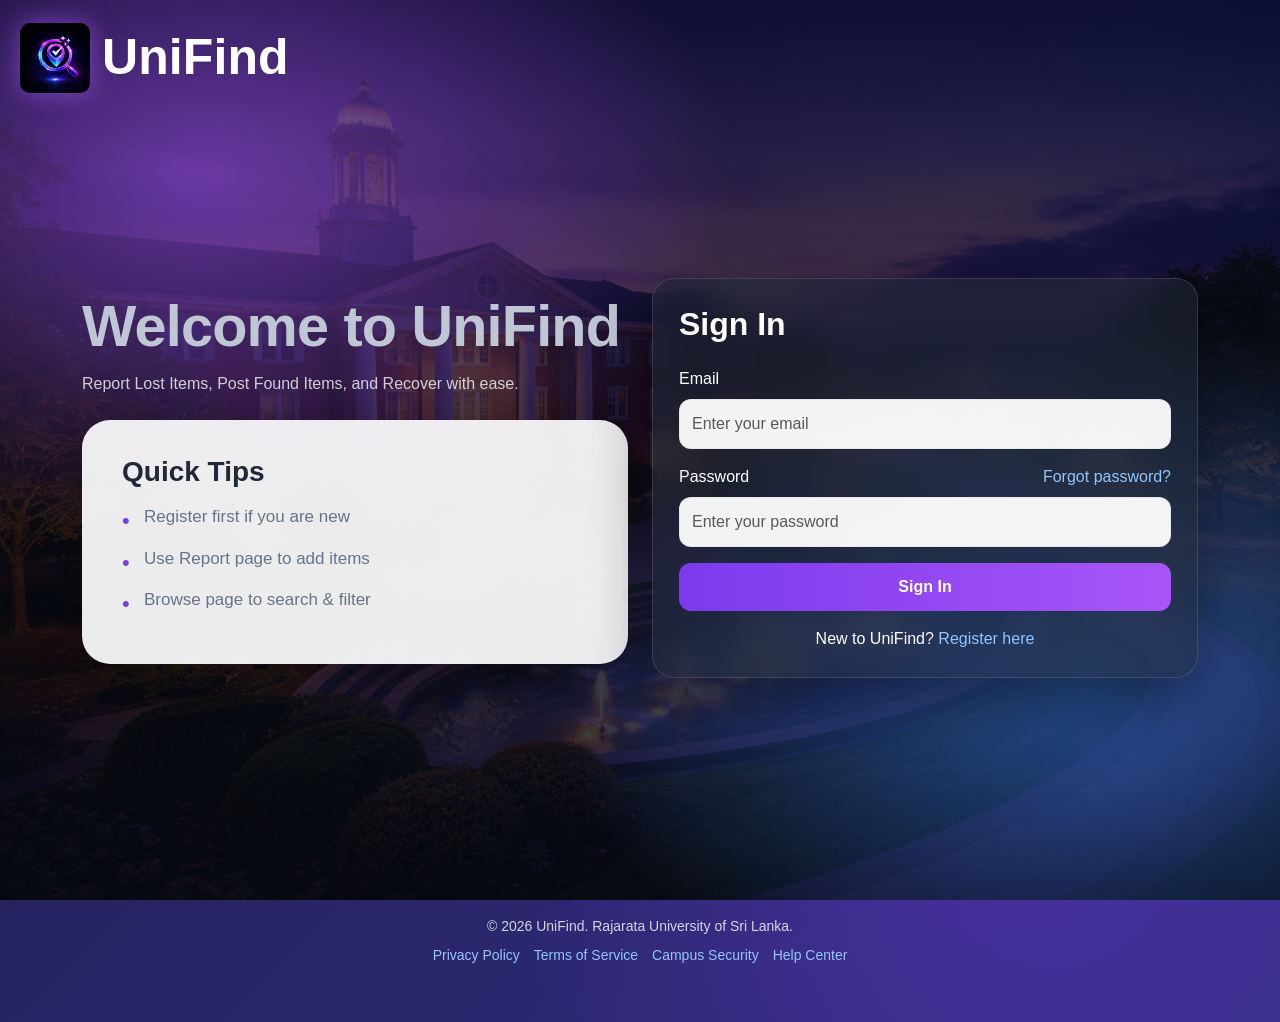
<file: index.html>
<!doctype html>
<html lang="en">
<head>
  <meta charset="utf-8" />
  <meta name="viewport" content="width=device-width,initial-scale=1" />
  <title>UniFind - Sign In</title>
  <link href="https://cdn.jsdelivr.net/npm/bootstrap@5.3.3/dist/css/bootstrap.min.css" rel="stylesheet">
  <link href="css/style.css" rel="stylesheet">
</head>
<body>

  <div class="auth-page">
    <div class="container">
      <div class="row align-items-center min-vh-100 g-4">

        <!-- LEFT SIDE -->
        <div class="col-lg-6 text-white">
          <div class="brand-row mb-4">
            <img src="images/lg.png" alt="UniFind Logo" class="logo-img">
            <div class="brand-name">UniFind</div>
          </div>

          <div class="auth-hero">
            <h1 class="fw-bold display-4">
              Welcome to <span class="hero-brand">UniFind</span>
            </h1>
            <p class="hero-text">
              Report Lost Items, Post Found Items, and Recover with ease.
            </p>
          </div>

          <div class="quick-card mt-4">
            <h4 class="fw-bold mb-3">Quick Tips</h4>
            <ul class="mb-0">
              <li>Register first if you are new</li>
              <li>Use Report page to add items</li>
              <li>Browse page to search & filter</li>
            </ul>
          </div>
        </div>

        <!-- RIGHT SIDE -->
        <div class="col-lg-6">
          <div class="login-card">
            <h2 class="fw-bold mb-4 text-white">Sign In</h2>

            <form id="loginForm" class="needs-validation" novalidate>
              <div class="mb-3">
                <label class="form-label text-white">Email</label>
                <input name="email" type="email" class="form-control custom-input" placeholder="Enter your email" required>
                <div class="invalid-feedback">Enter valid email</div>
              </div>

              <div class="mb-2 d-flex justify-content-between align-items-center">
                <label class="form-label mb-0 text-white">Password</label>
                <a class="auth-link" href="#">Forgot password?</a>
              </div>

              <div class="mb-3">
                <input name="password" type="password" class="form-control custom-input" placeholder="Enter your password" required>
                <div class="invalid-feedback">Password required</div>
              </div>

              <button class="btn btn-auth w-100 mb-3">Sign In</button>

              <div class="text-center register-text">
                New to UniFind?
                <a class="auth-link" href="register.html">Register here</a>
              </div>
            </form>
          </div>
        </div>

      </div>

      <!-- FOOTER -->
      <footer class="auth-footer text-center pb-3">
        <div class="mb-2">
          © 2026 UniFind. Rajarata University of Sri Lanka.
        </div>
        <div class="footer-links">
          <a href="#">Privacy Policy</a>
          <a href="#">Terms of Service</a>
          <a href="#">Campus Security</a>
          <a href="#">Help Center</a>
        </div>
      </footer>
    </div>
  </div>

  <script>
    (() => {
      'use strict';
      document.querySelectorAll('.needs-validation').forEach(form => {
        form.addEventListener('submit', e => {
          if (!form.checkValidity()) {
            e.preventDefault();
            e.stopPropagation();
          }
          form.classList.add('was-validated');
        }, false);
      });
    })();
  </script>

  <script type="module">
  import { handleLogin } from "./js/auth.js";
  handleLogin("loginForm");
</script>

</body>
</html>
</file>
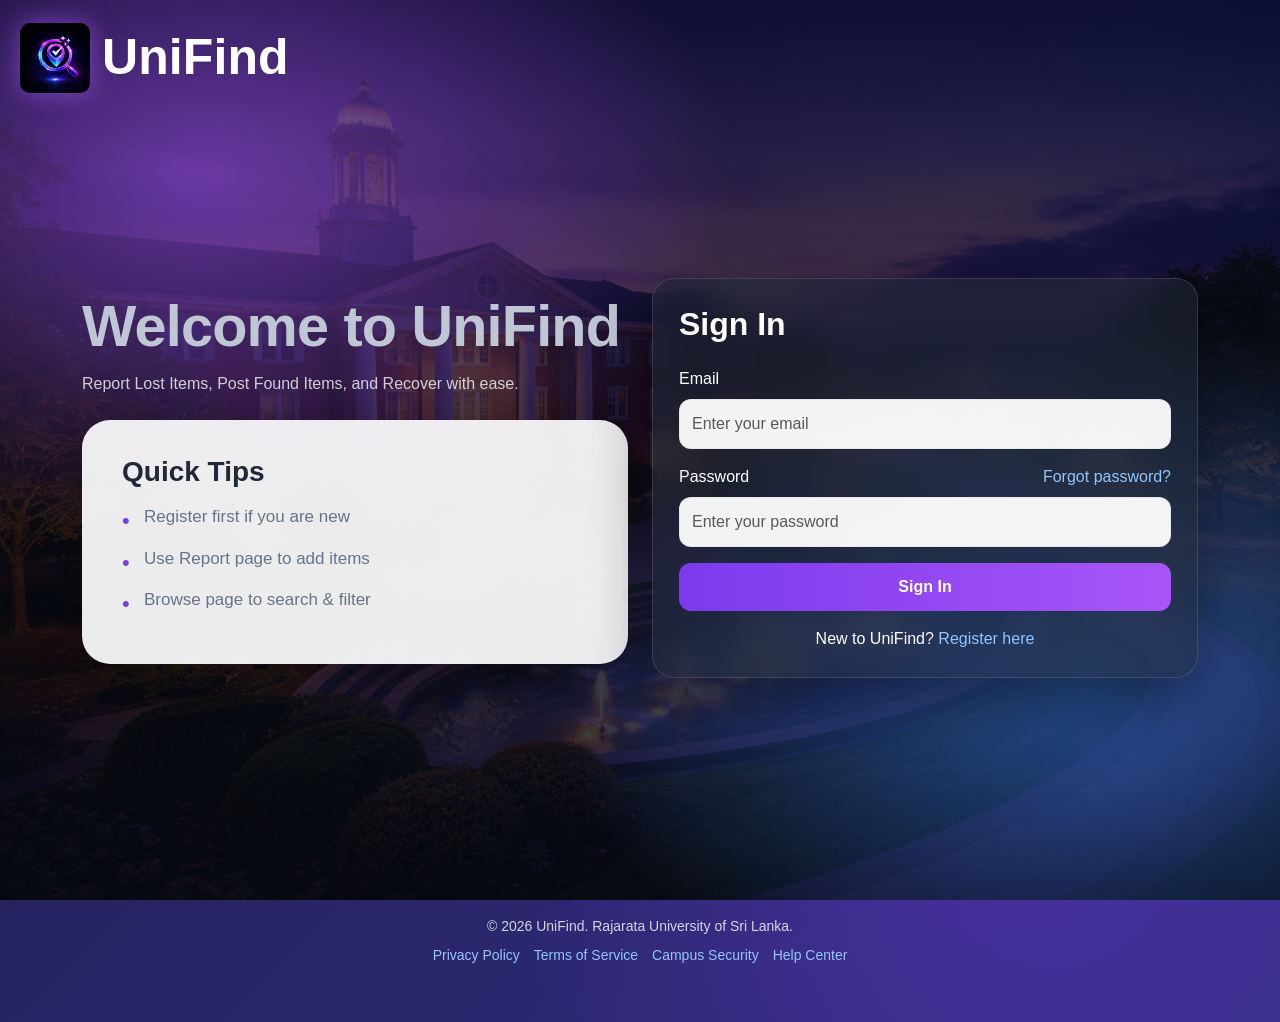
<file: browse.html>
<!doctype html>
<html lang="en">
<head>
  <meta charset="utf-8" />
  <meta name="viewport" content="width=device-width,initial-scale=1" />
  <title>UniFind - Browse Items</title>
  <link href="https://cdn.jsdelivr.net/npm/bootstrap@5.3.3/dist/css/bootstrap.min.css" rel="stylesheet">
  <link href="css/style.css" rel="stylesheet">
</head>
<body class="home-page">

  <nav class="navbar navbar-expand-lg bg-white border-bottom shadow-sm">
    <div class="container">
      <a class="navbar-brand d-flex align-items-center gap-2" href="home.html">
        <img src="images/lg.png" alt="logo" width="34" height="34" style="object-fit:contain; border-radius:8px;">
        UniFind<span class="brand-dot">.</span>
      </a>

      <button class="navbar-toggler" type="button" data-bs-toggle="collapse" data-bs-target="#nav">
        <span class="navbar-toggler-icon"></span>
      </button>

      <div id="nav" class="collapse navbar-collapse">
        <ul class="navbar-nav me-auto">
          <li class="nav-item"><a class="nav-link" href="home.html">Home</a></li>
          <li class="nav-item"><a class="nav-link active" href="browse.html">Browse Items</a></li>
          <li class="nav-item"><a class="nav-link" href="report.html">Report Item</a></li>
          <li class="nav-item"><a class="nav-link" href="contact.html">Contact</a></li>
        </ul>
        <button id="logoutBtn" class="btn btn-brand btn-sm">Logout</button>
      </div>
    </div>
  </nav>

  <div class="container py-4">
    <div class="card p-4 mb-4 browse-hero-card">
      <div class="text-center mb-3">
        <h2 class="fw-bold mb-2">Found & Lost Items Gallery</h2>
        <p class="small-muted mb-0">
          Browse items recently discovered across campus. Select an item to claim it.
        </p>
      </div>

      <div class="row g-2 align-items-center justify-content-center mt-2">
        <div class="col-md-5">
          <input id="q" class="form-control" placeholder="Search item name...">
        </div>

        <div class="col-md-2 d-grid">
          <button id="searchBtn" class="btn btn-brand">Search</button>
        </div>

        <div class="col-md-2">
          <select id="sort" class="form-select">
            <option value="new">Newest</option>
            <option value="old">Oldest</option>
          </select>
        </div>

        <div class="col-md-2">
          <select id="typeFilter" class="form-select">
            <option value="all">All</option>
            <option value="lost">Lost</option>
            <option value="found">Found</option>
          </select>
        </div>
      </div>

      <div class="d-flex flex-wrap gap-2 justify-content-center mt-4">
        <button class="btn btn-sm btn-outline-secondary catBtn active-cat" data-cat="All">All</button>
        <button class="btn btn-sm btn-outline-secondary catBtn" data-cat="Electronics">Electronics</button>
        <button class="btn btn-sm btn-outline-secondary catBtn" data-cat="Keys">Keys</button>
        <button class="btn btn-sm btn-outline-secondary catBtn" data-cat="Clothing">Clothing</button>
        <button class="btn btn-sm btn-outline-secondary catBtn" data-cat="Bags">Bags</button>
        <button class="btn btn-sm btn-outline-secondary catBtn" data-cat="Documents">Documents</button>
        <button class="btn btn-sm btn-outline-secondary catBtn" data-cat="Water Bottles">Water Bottles</button>
        <button class="btn btn-sm btn-outline-secondary catBtn" data-cat="Books">Books</button>
        <button class="btn btn-sm btn-outline-secondary catBtn" data-cat="Others">Others</button>
      </div>
    </div>

    <div class="d-flex justify-content-between align-items-center mb-3">
      <p id="showingText" class="small-muted mb-0">Showing 0 items</p>
    </div>

    <div id="grid" class="row g-4"></div>
  </div>

  <footer class="auth-footer text-center pb-4">
    <div class="mb-2">© 2026 UniFind. Rajarata University of Sri Lanka.</div>
    <div class="footer-links">
      <a href="#">Privacy Policy</a>
      <a href="#">Terms of Service</a>
      <a href="#">Campus Security</a>
      <a href="#">Help Center</a>
    </div>
  </footer>

  <script type="module" src="js/browse.js"></script>
  <script src="https://cdn.jsdelivr.net/npm/bootstrap@5.3.3/dist/js/bootstrap.bundle.min.js"></script>
</body>
</html>
</file>
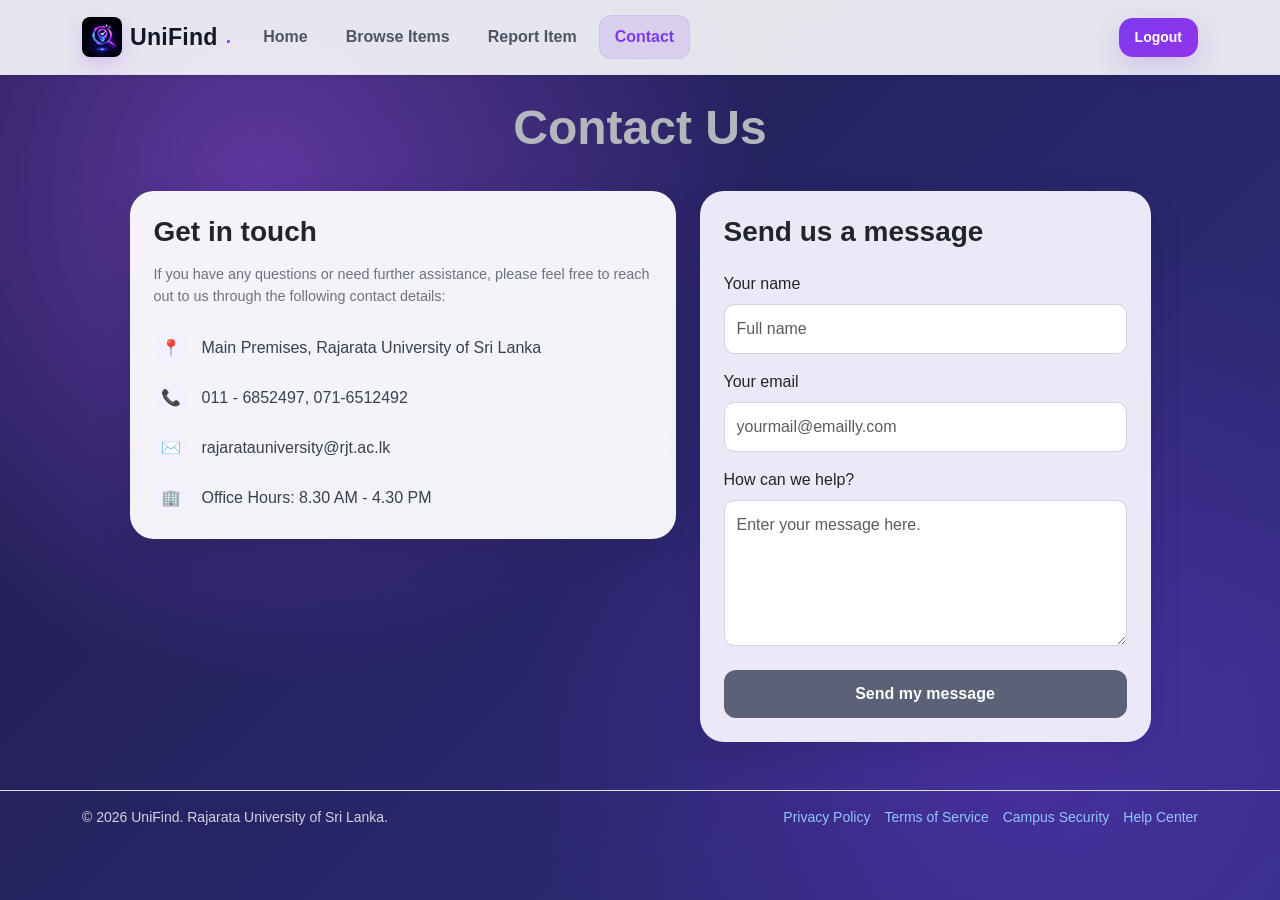
<file: contact.html>
<!doctype html>
<html lang="en">
<head>
  <meta charset="utf-8" />
  <meta name="viewport" content="width=device-width,initial-scale=1" />
  <title>UniFind - Contact</title>
  <link href="https://cdn.jsdelivr.net/npm/bootstrap@5.3.3/dist/css/bootstrap.min.css" rel="stylesheet">
  <link href="css/style.css" rel="stylesheet">
</head>
<body class="home-page">

  <!-- NAVBAR -->
  <nav class="navbar navbar-expand-lg bg-white border-bottom shadow-sm">
    <div class="container">
      <a class="navbar-brand d-flex align-items-center gap-2" href="home.html">
        <img src="images/lg.png" alt="logo" width="34" height="34" style="object-fit:contain; border-radius:8px;">
        UniFind<span class="brand-dot">.</span>
      </a>

      <button class="navbar-toggler" type="button" data-bs-toggle="collapse" data-bs-target="#nav">
        <span class="navbar-toggler-icon"></span>
      </button>

      <div id="nav" class="collapse navbar-collapse">
        <ul class="navbar-nav me-auto">
          <li class="nav-item"><a class="nav-link" href="home.html">Home</a></li>
          <li class="nav-item"><a class="nav-link" href="browse.html">Browse Items</a></li>
          <li class="nav-item"><a class="nav-link" href="report.html">Report Item</a></li>
          <li class="nav-item"><a class="nav-link active" href="contact.html">Contact</a></li>
        </ul>
        <button id="logoutBtn" class="btn btn-brand btn-sm">Logout</button>
      </div>
    </div>
  </nav>

  <!-- PAGE TITLE -->
  <div class="container py-4 text-center">
    <h1 class="fw-bold contact-title">Contact Us</h1>
  </div>

  <!-- CONTACT SECTION -->
  <div class="container pb-5">
    <div class="row g-4 justify-content-center align-items-start">

      <!-- LEFT CARD -->
      <div class="col-lg-6">
        <div class="card contact-card p-4 h-100">
          <h3 class="fw-bold mb-3">Get in touch</h3>
          <p class="small-muted mb-4">
            If you have any questions or need further assistance, please feel free
            to reach out to us through the following contact details:
          </p>

          <div class="contact-info-item mb-3">
            <span class="contact-icon">📍</span>
            <span>Main Premises, Rajarata University of Sri Lanka</span>
          </div>

          <div class="contact-info-item mb-3">
            <span class="contact-icon">📞</span>
            <span>011 - 6852497, 071-6512492</span>
          </div>

          <div class="contact-info-item mb-3">
            <span class="contact-icon">✉️</span>
            <span>rajaratauniversity@rjt.ac.lk</span>
          </div>

          <div class="contact-info-item">
            <span class="contact-icon">🏢</span>
            <span>Office Hours: 8.30 AM - 4.30 PM</span>
          </div>
        </div>
      </div>

      <!-- RIGHT CARD -->
      <div class="col-lg-5">
        <div class="card message-card p-4">
          <h3 class="fw-bold mb-4">Send us a message</h3>

          <form id="contactForm" class="needs-validation" novalidate>
            <div class="mb-3">
              <label class="form-label">Your name</label>
              <input type="text" name="name" class="form-control" placeholder="Full name" required>
              <div class="invalid-feedback">Name is required</div>
            </div>

            <div class="mb-3">
              <label class="form-label">Your email</label>
              <input type="email" name="email" class="form-control" placeholder="yourmail@emailly.com" required>
              <div class="invalid-feedback">Valid email is required</div>
            </div>

            <div class="mb-4">
              <label class="form-label">How can we help?</label>
              <textarea name="message" class="form-control" rows="5" placeholder="Enter your message here." required></textarea>
              <div class="invalid-feedback">Message is required</div>
            </div>

            <button type="submit" class="btn btn-contact w-100">Send my message</button>
          </form>
        </div>
      </div>

    </div>
  </div>

  <!-- FOOTER -->
  <footer class="auth-footer text-center pb-4 border-top">
    <div class="container">
      <div class="d-flex flex-column flex-md-row justify-content-between align-items-center gap-2 pt-3">
        <div>© 2026 UniFind. Rajarata University of Sri Lanka.</div>
        <div class="footer-links">
          <a href="#">Privacy Policy</a>
          <a href="#">Terms of Service</a>
          <a href="#">Campus Security</a>
          <a href="#">Help Center</a>
        </div>
      </div>
    </div>
  </footer>

  

  <script type="module" src="js/contact.js"></script>
  <script src="https://cdn.jsdelivr.net/npm/bootstrap@5.3.3/dist/js/bootstrap.bundle.min.js"></script>

  
</body>
</html>
</file>
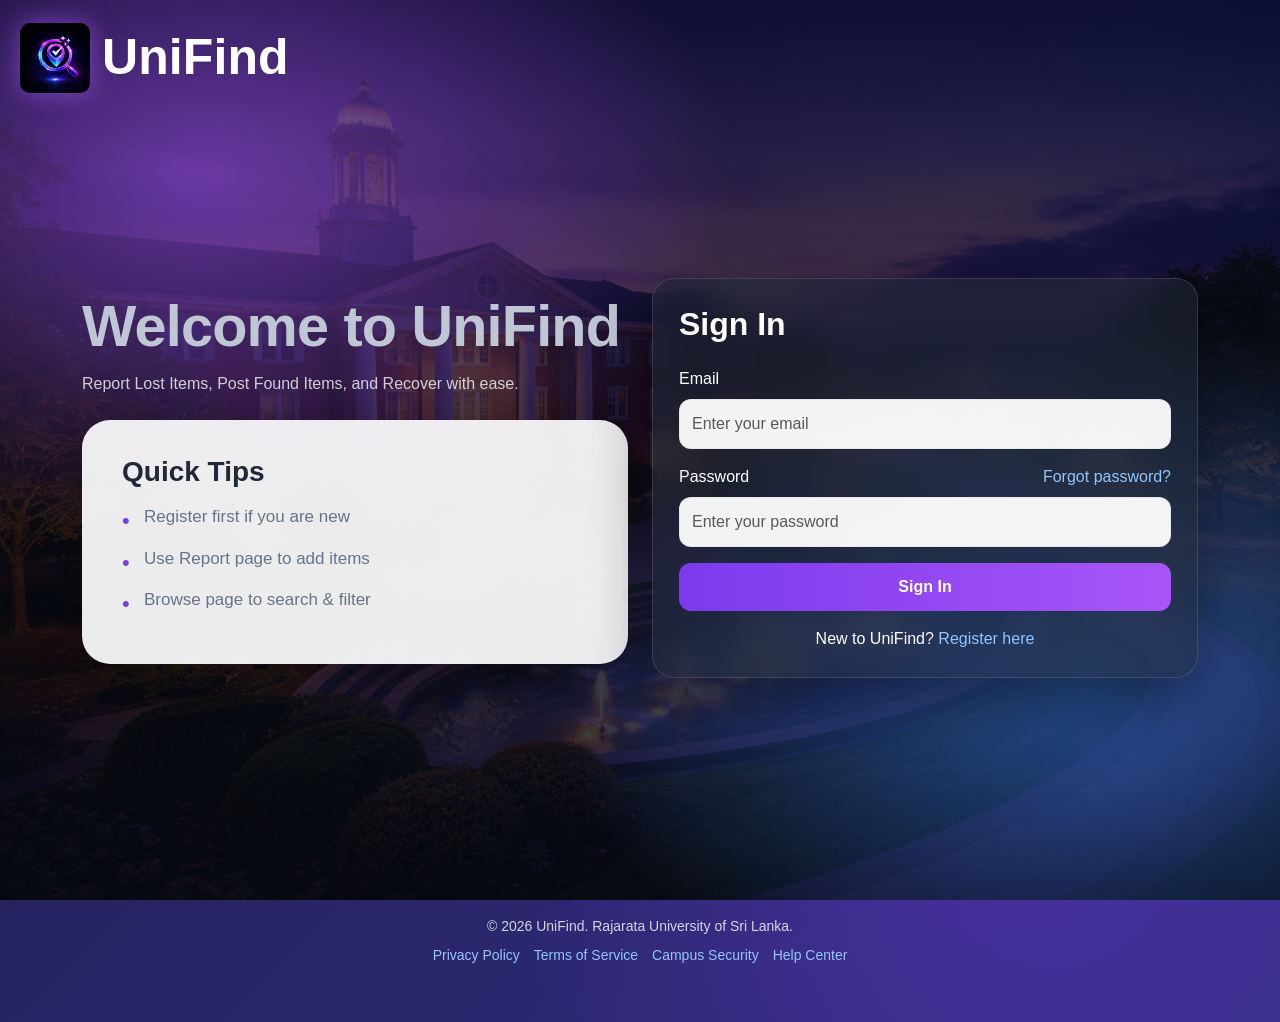
<file: details.html>
<!doctype html>
<html lang="en">
<head>
  <meta charset="utf-8" />
  <meta name="viewport" content="width=device-width,initial-scale=1" />
  <title>UniFind - Details</title>
  <link href="https://cdn.jsdelivr.net/npm/bootstrap@5.3.3/dist/css/bootstrap.min.css" rel="stylesheet">
  <link href="css/style.css" rel="stylesheet">
  <link href="https://fonts.googleapis.com/css2?family=Poppins:wght@400;500;600;700;800&display=swap" rel="stylesheet">
</head>
<body>
<nav class="navbar navbar-expand-lg bg-white border-bottom">
  <div class="container">
    <a class="navbar-brand" href="home.html">UniFind<span class="brand-dot">.</span></a>
    <div class="ms-auto d-flex gap-2">
      <a class="btn btn-outline-secondary btn-sm" href="browse.html">Back to Gallery</a>
      <button id="logoutBtn" class="btn btn-outline-secondary btn-sm">Logout</button>
    </div>
  </div>
</nav>

<div class="container py-4">
  <div id="box" class="card p-4"></div>
</div>

<script type="module" src="js/details.js"></script>
</body>
</html>
</file>
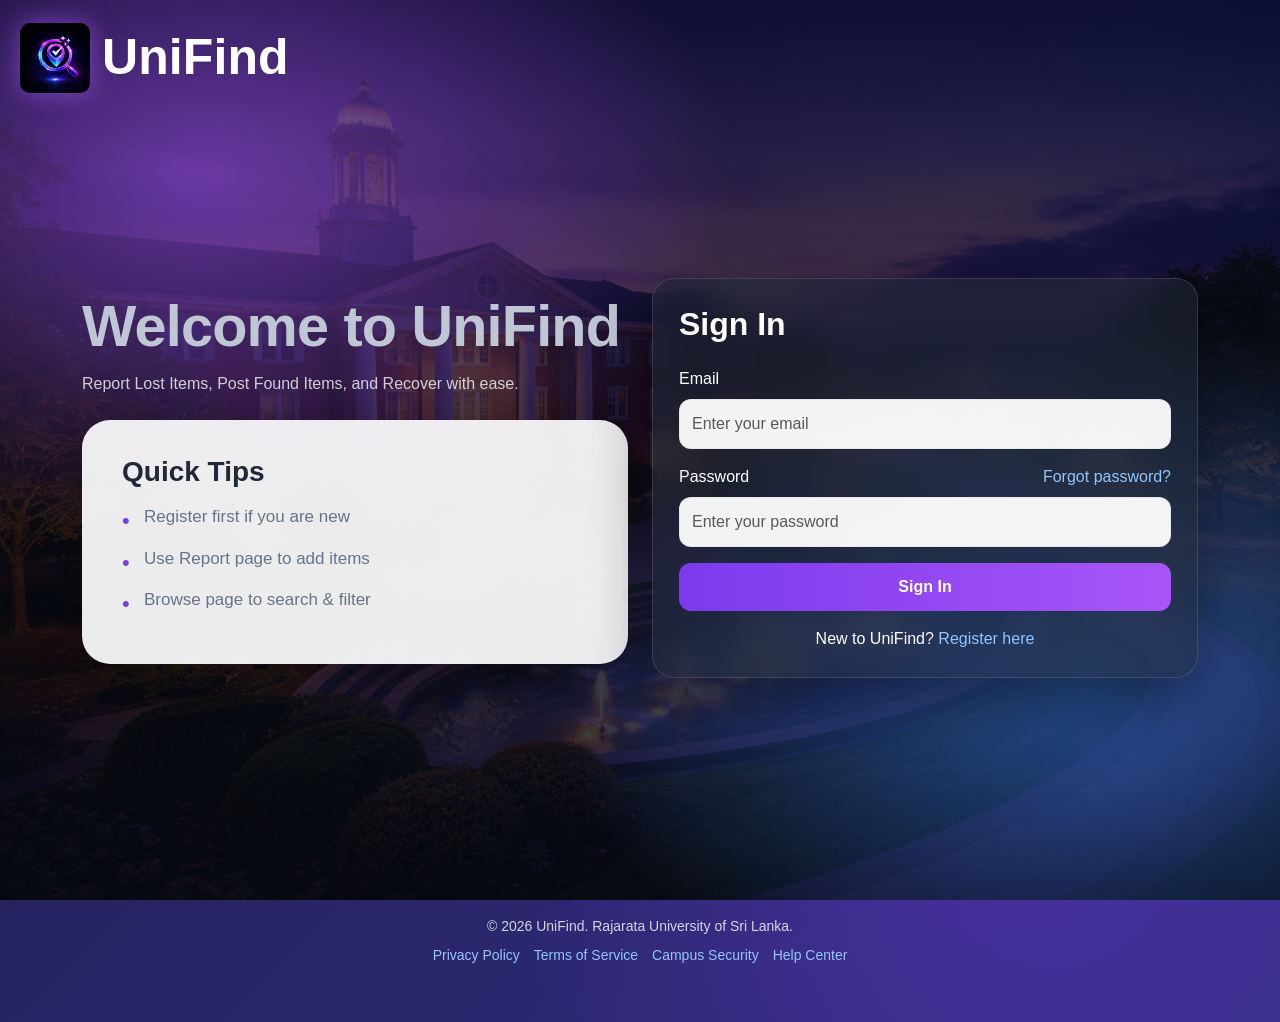
<file: home.html>
<!doctype html>
<html lang="en">
<head>
  <meta charset="utf-8" />
  <meta name="viewport" content="width=device-width,initial-scale=1" />
  <title>UniFind - Home</title>
  <link href="https://cdn.jsdelivr.net/npm/bootstrap@5.3.3/dist/css/bootstrap.min.css" rel="stylesheet">
  <link href="css/style.css" rel="stylesheet">
</head>
<body>

<nav class="navbar navbar-expand-lg bg-white border-bottom shadow-sm">
  <div class="container">
    <a class="navbar-brand d-flex align-items-center gap-2" href="home.html">
      <img src="images/lg.png" alt="logo" width="34" height="34" style="object-fit:contain; border-radius:8px;">
      UniFind<span class="brand-dot">.</span>
    </a>

    <button class="navbar-toggler" type="button" data-bs-toggle="collapse" data-bs-target="#nav">
      <span class="navbar-toggler-icon"></span>
    </button>

    <div id="nav" class="collapse navbar-collapse">
      <ul class="navbar-nav me-auto">
        <li class="nav-item"><a class="nav-link active" href="home.html">Home</a></li>
        <li class="nav-item"><a class="nav-link" href="browse.html">Browse Items</a></li>
        <li class="nav-item"><a class="nav-link" href="report.html">Report Item</a></li>
        <li class="nav-item"><a class="nav-link" href="contact.html">Contact</a></li>
      </ul>
      <a href="profile.html" class="nav-user me-2 text-decoration-none">
      <div id="navAvatar" class="nav-avatar">U</div>
      <span id="navUserName">User</span>
      </a>
      <button id="logoutBtn" class="btn btn-brand btn-sm">Logout</button>
    </div>
  </div>
</nav>

<header class="container py-4">
  <div class="card p-4">
    <div class="d-flex flex-wrap gap-3 align-items-center justify-content-between">
      <div>
        <h2 class="fw-bold mb-1">Find & Recover With Ease</h2>
        <div class="small-muted">Search lost/found items inside your campus.</div>
      </div>
      <a class="btn btn-brand" href="report.html">Report Item</a>
    </div>

    <div class="row g-3 mt-3 align-items-center">
      <div class="col-md-6">
        <input id="q" class="form-control" placeholder="Search item name or location...">
      </div>
      <div class="col-md-2 d-grid">
        <button id="searchBtn" class="btn btn-brand">Search</button>
      </div>
      <div class="col-md-4 d-flex gap-2 justify-content-md-end">
        <div class="stats-box">
          <div class="small-muted">Lost Items</div>
          <div class="count" id="lostCount">0</div>
        </div>
        <div class="stats-box">
          <div class="small-muted">Found Items</div>
          <div class="count" id="foundCount">0</div>
        </div>
      </div>
    </div>
  </div>
</header>

<main class="container pb-5">
  <div class="d-flex align-items-center justify-content-between mb-3">
    <h5 class="fw-bold mb-0">Recent Items</h5>
    <a class="small-muted text-decoration-none" href="browse.html">View all</a>
  </div>
  <div id="recentGrid" class="row g-3"></div>
</main>

<script type="module" src="js/home.js"></script>
<script src="https://cdn.jsdelivr.net/npm/bootstrap@5.3.3/dist/js/bootstrap.bundle.min.js"></script>
</body>
</html>
</file>
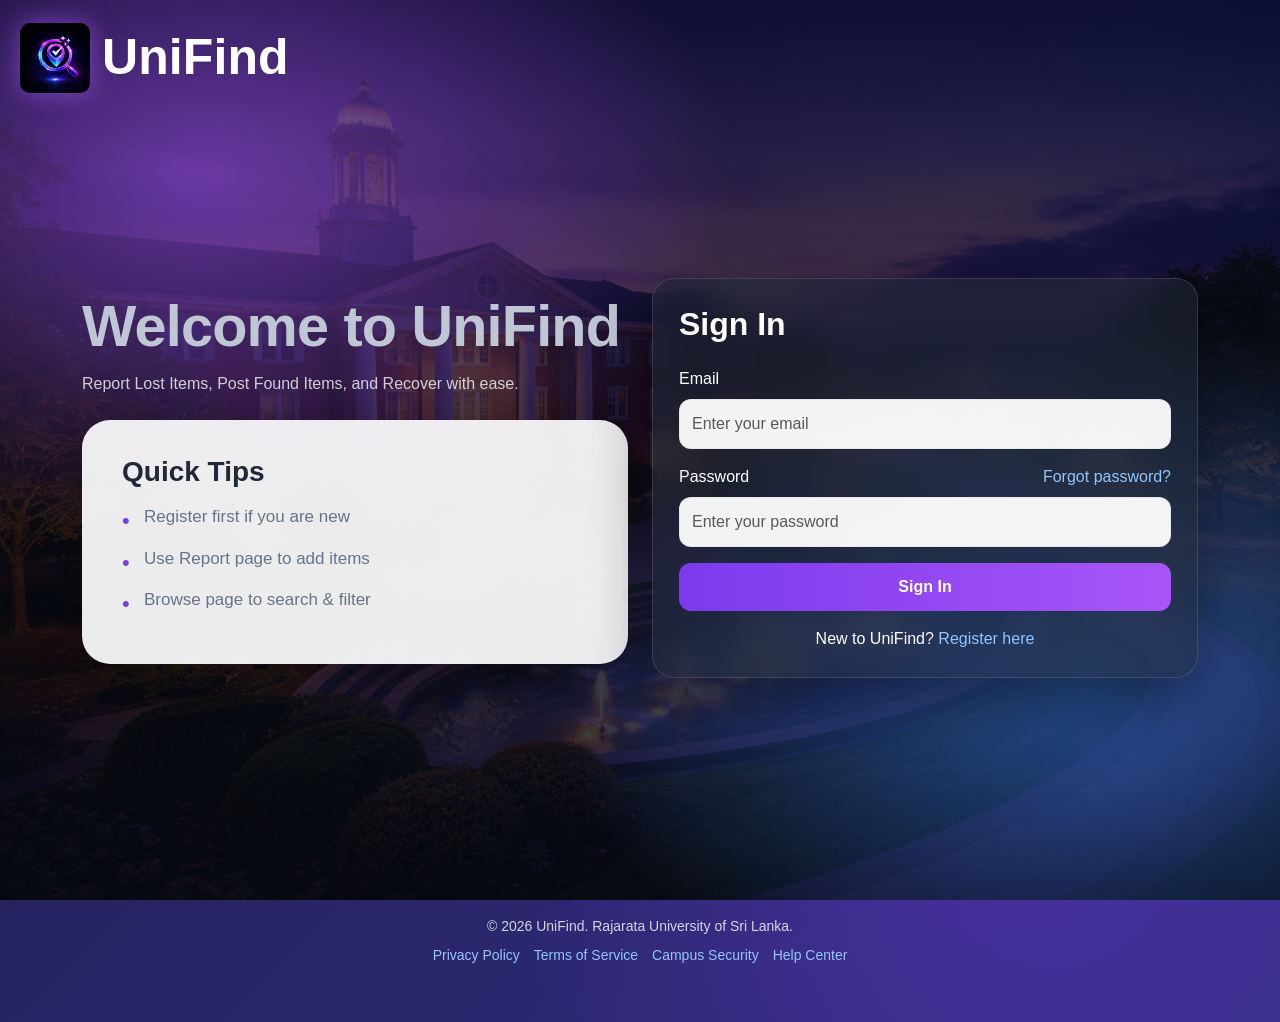
<file: profile.html>
<!doctype html>
<html lang="en">
<head>
  <meta charset="utf-8" />
  <meta name="viewport" content="width=device-width,initial-scale=1" />
  <title>UniFind - Profile</title>
  <link href="https://cdn.jsdelivr.net/npm/bootstrap@5.3.3/dist/css/bootstrap.min.css" rel="stylesheet">
  <link href="css/style.css" rel="stylesheet">
</head>
<body class="home-page">

<nav class="navbar navbar-expand-lg bg-white border-bottom shadow-sm">
  <div class="container">
    <a class="navbar-brand d-flex align-items-center gap-2" href="home.html">
      <img src="images/lg.png" alt="logo" width="34" height="34" style="object-fit:contain; border-radius:8px;">
      UniFind<span class="brand-dot">.</span>
    </a>

    <button class="navbar-toggler" type="button" data-bs-toggle="collapse" data-bs-target="#nav">
      <span class="navbar-toggler-icon"></span>
    </button>

    <div id="nav" class="collapse navbar-collapse">
      <ul class="navbar-nav me-auto">
        <li class="nav-item"><a class="nav-link" href="home.html">Home</a></li>
        <li class="nav-item"><a class="nav-link" href="browse.html">Browse Items</a></li>
        <li class="nav-item"><a class="nav-link" href="report.html">Report Item</a></li>
        <li class="nav-item"><a class="nav-link" href="contact.html">Contact</a></li>
        <li class="nav-item"><a class="nav-link active" href="profile.html">Profile</a></li>
      </ul>

      <a href="profile.html" class="nav-user me-2 text-decoration-none">
        <div id="navAvatar" class="nav-avatar">U</div>
        <span id="navUserName">User</span>
      </a>

      <button id="logoutBtn" class="btn btn-brand btn-sm">Logout</button>
    </div>
  </div>
</nav>

<div class="container py-5">
  <div class="profile-card mx-auto">
    <div class="text-center mb-4">
      <div id="profileAvatar" class="profile-avatar">U</div>
      <h2 id="profileName" class="fw-bold mt-3 mb-1">User Name</h2>
      <p class="small-muted mb-0">UniFind User Profile</p>
    </div>

    <div class="row g-3">
      <div class="col-md-6">
        <div class="profile-info-box">
          <label class="profile-label">Full Name</label>
          <div id="profileName2" class="profile-value">-</div>
        </div>
      </div>

      <div class="col-md-6">
        <div class="profile-info-box">
          <label class="profile-label">Student ID</label>
          <div id="profileStudentId" class="profile-value">-</div>
        </div>
      </div>

      <div class="col-md-6">
        <div class="profile-info-box">
          <label class="profile-label">Email</label>
          <div id="profileEmail" class="profile-value">-</div>
        </div>
      </div>

      <div class="col-md-6">
        <div class="profile-info-box">
          <label class="profile-label">Phone</label>
          <div id="profilePhone" class="profile-value">-</div>
        </div>
      </div>
    </div>
  </div>
</div>

<script type="module" src="js/profile.js"></script>
<script src="https://cdn.jsdelivr.net/npm/bootstrap@5.3.3/dist/js/bootstrap.bundle.min.js"></script>
</body>
</html>
</file>
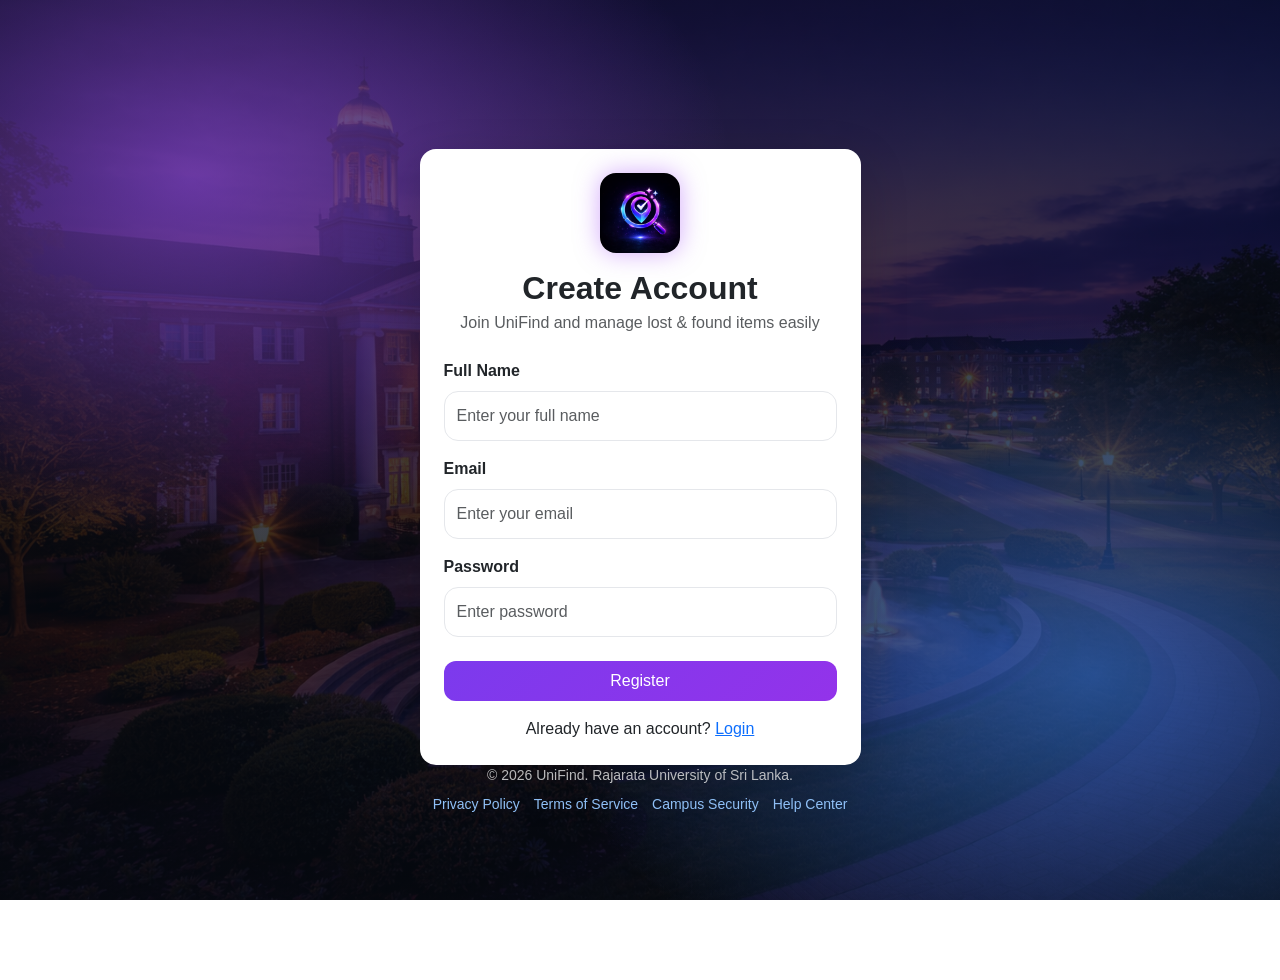
<file: register.html>
<!doctype html>
<html lang="en">
<head>
  <meta charset="utf-8" />
  <meta name="viewport" content="width=device-width,initial-scale=1" />
  <title>UniFind - Register</title>
  <link href="https://cdn.jsdelivr.net/npm/bootstrap@5.3.3/dist/css/bootstrap.min.css" rel="stylesheet">
  <link href="css/style.css" rel="stylesheet">
</head>
<body class="auth-page">

  <div class="container min-vh-100 d-flex align-items-center justify-content-center py-5">
    <div class="row w-100 justify-content-center">
      <div class="col-md-7 col-lg-5">
        <div class="card auth-card shadow-lg border-0 p-4">
          
          <div class="text-center mb-4">
          <img src="images/lg.png" class="logo-img mx-auto d-block mb-3" alt="UniFind Logo">
            <h2 class="fw-bold mb-1">Create Account</h2>
            <p class="text-muted mb-0">Join UniFind and manage lost & found items easily</p>
          </div>

          <form id="regForm" class="needs-validation" novalidate>
            <div class="mb-3">
              <label class="form-label fw-semibold">Full Name</label>
              <input name="name" type="text" class="form-control custom-input" placeholder="Enter your full name" required>
              <div class="invalid-feedback">Name required</div>
            </div>

            <div class="mb-3">
              <label class="form-label fw-semibold">Email</label>
              <input name="email" type="email" class="form-control custom-input" placeholder="Enter your email" required>
              <div class="invalid-feedback">Valid email required</div>
            </div>

            <div class="mb-3">
              <label class="form-label fw-semibold">Password</label>
              <input name="password" type="password" class="form-control custom-input" placeholder="Enter password" minlength="4" required>
              <div class="invalid-feedback">Minimum 4 characters required</div>
            </div>

            <button type="submit" class="btn btn-brand w-100 py-2 mt-2">Register</button>

            <div class="text-center mt-3 small-text">
              Already have an account?
              <a href="index.html" class="login-link">Login</a>
            </div>
          </form>

        </div>
      </div>
       <!-- FOOTER -->
      <footer class="auth-footer text-center pb-3">
        <div class="mb-2">
          © 2026 UniFind. Rajarata University of Sri Lanka.
        </div>
        <div class="footer-links">
          <a href="#">Privacy Policy</a>
          <a href="#">Terms of Service</a>
          <a href="#">Campus Security</a>
          <a href="#">Help Center</a>
        </div>
      </footer>
    </div>
  </div>

  <script>
    (() => {
      'use strict';
      document.querySelectorAll('.needs-validation').forEach(form => {
        form.addEventListener('submit', e => {
          if (!form.checkValidity()) {
            e.preventDefault();
            e.stopPropagation();
          }
          form.classList.add('was-validated');
        }, false);
      });
    })();
  </script>

 <script type="module">
  import { handleRegister } from "./js/auth.js";
  handleRegister("regForm");
</script>
</body>
</html>
</file>
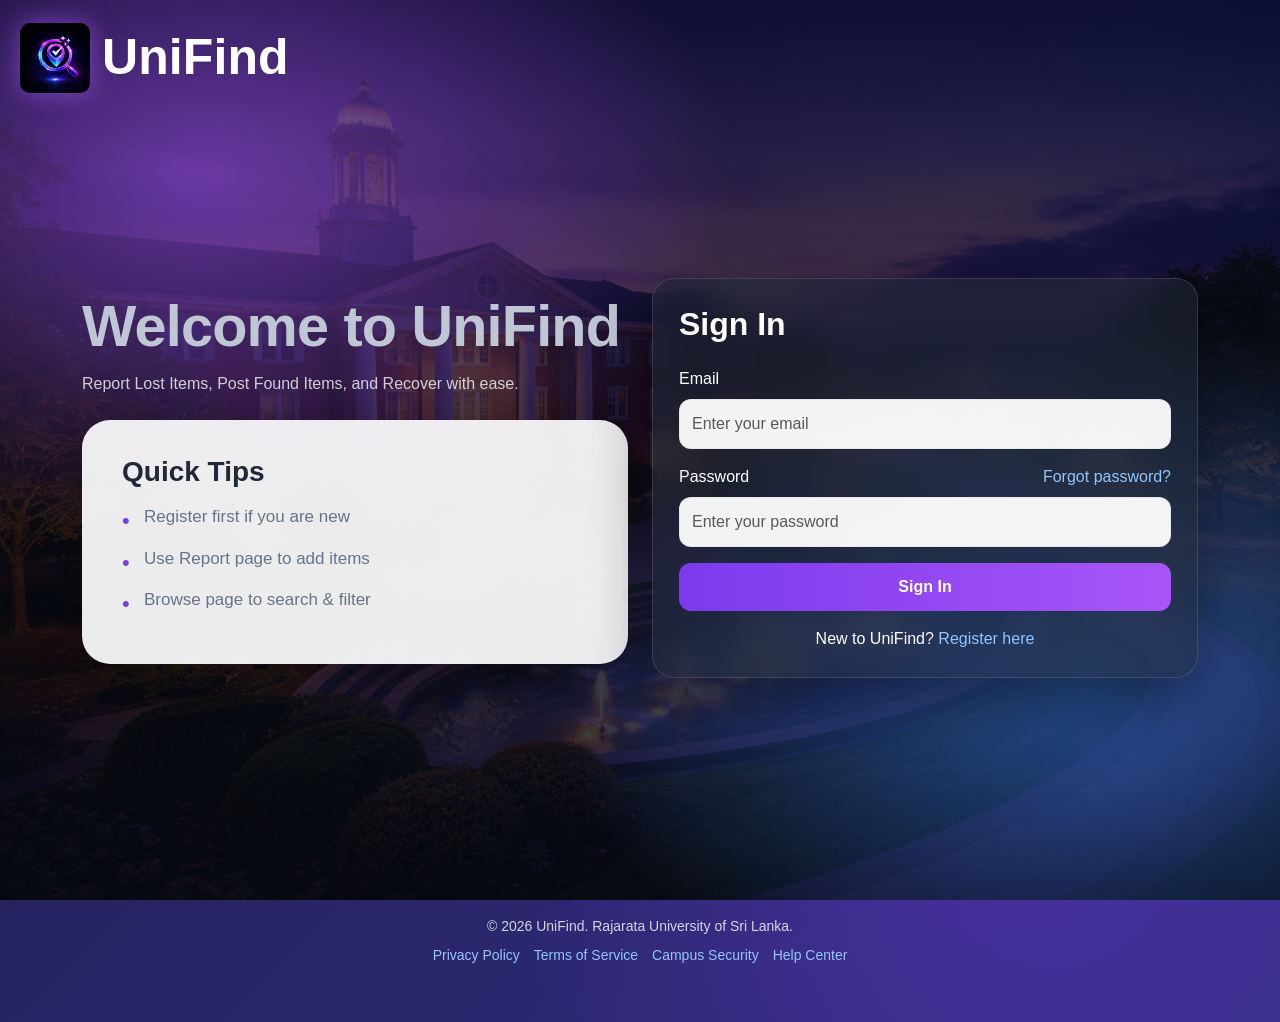
<file: report.html>
<!doctype html>
<html lang="en">
<head>
  <meta charset="utf-8" />
  <meta name="viewport" content="width=device-width,initial-scale=1" />
  <title>UniFind - Report Item</title>
  <link href="https://cdn.jsdelivr.net/npm/bootstrap@5.3.3/dist/css/bootstrap.min.css" rel="stylesheet">
  <link href="css/style.css" rel="stylesheet">
</head>
<body class="report-page">

  <nav class="navbar navbar-expand-lg bg-white border-bottom shadow-sm">
    <div class="container">
      <a class="navbar-brand d-flex align-items-center gap-2" href="home.html">
        <img src="images/lg.png" alt="UniFind Logo" width="36" height="36" style="object-fit:contain; border-radius:8px;">
        UniFind<span class="brand-dot">.</span>
      </a>

      <div class="ms-auto d-flex gap-2">
        <a class="btn btn-outline-secondary btn-sm" href="browse.html">Browse</a>
        <button id="logoutBtn" class="btn btn-brand btn-sm">Logout</button>
      </div>
    </div>
  </nav>

  <div class="container py-5">
    <div class="report-wrapper">
      <div class="report-header mb-4">
        <div>
          <h2 class="fw-bold mb-1">Report Item</h2>
          <p class="small-muted mb-0">Fill the form below to report a lost or found item.</p>
        </div>
      </div>

      <form id="reportForm" class="needs-validation" novalidate>
        <!-- Lost / Found Toggle -->
        <div class="mb-4">
          <label class="form-label fw-semibold d-block mb-2">Type</label>
          <div class="report-toggle">
            <input type="radio" class="btn-check" name="type" id="lostType" value="lost" checked>
            <label class="toggle-pill" for="lostType">Lost</label>

            <input type="radio" class="btn-check" name="type" id="foundType" value="found">
            <label class="toggle-pill" for="foundType">Found</label>
          </div>
        </div>

        <div class="row g-4">
          <div class="col-md-6">
            <label class="form-label">Item Name</label>
            <input name="name" class="form-control modern-input" placeholder="Enter item name" required>
            <div class="invalid-feedback">Item name required</div>
          </div>

          <div class="col-md-6">
            <label class="form-label">Category</label>
            <select name="category" class="form-select modern-input" required>
              <option value="">Choose...</option>
              <option>Electronics</option>
              <option>Keys</option>
              <option>Clothing</option>
              <option>Bags</option>
              <option>Documents</option>
              <option>Water Bottles</option>
              <option>Books</option>
              <option>Others</option>
            </select>
            <div class="invalid-feedback">Select category</div>
          </div>

          <div class="col-md-6">
            <label class="form-label">Location</label>
            <input name="location" class="form-control modern-input" placeholder="Enter location" required>
            <div class="invalid-feedback">Location required</div>
          </div>

          <div class="col-md-6">
            <label class="form-label">Date</label>
            <input name="date" type="date" class="form-control modern-input" required>
            <div class="invalid-feedback">Date required</div>
          </div>

          <div class="col-12">
            <label class="form-label">Item Description</label>
            <textarea name="description" class="form-control modern-input" rows="4" placeholder="Describe the item..." required></textarea>
            <div class="invalid-feedback">Description required</div>
          </div>

          <div class="col-md-6">
            <label class="form-label">Contact Email</label>
            <input name="contactEmail" type="email" class="form-control modern-input" placeholder="Enter email" required>
            <div class="invalid-feedback">Valid email required</div>
          </div>

          <div class="col-md-6">
            <label class="form-label">Contact Phone</label>
            <input name="contactPhone" class="form-control modern-input" placeholder="Enter phone number" required>
            <div class="invalid-feedback">Phone required</div>
          </div>

          <div class="col-12">
            <label class="form-label">Upload Photo (optional)</label>
            <div class="upload-box">
              <input id="photo" type="file" accept="image/*" class="form-control modern-input">
              <div id="photoPreview" class="photo-preview mt-3"></div>
              <div class="small-muted mt-2">Upload an image if available. A preview will appear below.</div>
            </div>
          </div>
        </div>

        <div class="d-flex gap-2 justify-content-end mt-4">
          <button type="reset" class="btn btn-outline-secondary px-4">Reset</button>
          <button type="submit" class="btn btn-brand px-4">Submit Report</button>
        </div>
      </form>
    </div>
  </div>

  <script type="module" src="js/report.js"></script>
  <script src="https://cdn.jsdelivr.net/npm/bootstrap@5.3.3/dist/js/bootstrap.bundle.min.js"></script>
</body>
</html>
</file>
<file: css/style.css>
:root{
  --brand:#7c3aed;
}
/* ===== REPORT PAGE MODERN UI ===== */

.report-page{
  min-height:100vh;
  background:
    radial-gradient(circle at 15% 20%, rgba(124,58,237,0.25), transparent 35%),
    radial-gradient(circle at 85% 80%, rgba(99,102,241,0.25), transparent 35%),
    linear-gradient(135deg,#1e1b4b,#312e81,#4c1d95);
  background-attachment: fixed;
}

.report-wrapper{
  max-width: 920px;
  margin: 0 auto;
  background: rgba(255,255,255,0.94);
  border-radius: 28px;
  padding: 32px;
  box-shadow: 0 20px 60px rgba(0,0,0,0.22);
  backdrop-filter: blur(10px);
}

.report-header h2{
  color:#1f2937;
}

.report-header p{
  color:#6b7280;
}

.modern-input{
  border-radius: 16px !important;
  border: 1px solid #d1d5db !important;
  padding: 14px 16px !important;
  background: rgba(255,255,255,0.96) !important;
  box-shadow: none !important;
}

.modern-input:focus{
  border-color: #7c3aed !important;
  box-shadow: 0 0 0 0.2rem rgba(124,58,237,0.12) !important;
}

.report-toggle{
  display:flex;
  gap:12px;
  flex-wrap:wrap;
}

.toggle-pill{
  padding:10px 22px;
  border-radius:999px;
  border:1px solid #d1d5db;
  background:#f9fafb;
  color:#374151;
  font-weight:600;
  cursor:pointer;
  transition:all .2s ease;
}

.btn-check:checked + .toggle-pill{
  background: linear-gradient(135deg,#7c3aed,#a855f7);
  color:#fff;
  border-color:transparent;
  box-shadow: 0 8px 20px rgba(124,58,237,0.25);
}

.upload-box{
  border: 1px dashed #c4b5fd;
  background: #faf7ff;
  border-radius: 20px;
  padding: 18px;
}

.photo-preview img{
  max-width: 180px;
  border-radius: 16px;
  box-shadow: 0 10px 25px rgba(0,0,0,0.12);
}

@media (max-width: 768px){
  .report-wrapper{
    padding: 22px;
  }
}
.nav-user{
  display:flex;
  align-items:center;
  gap:10px;
  color:#1f2937;
  font-weight:600;
}

.nav-avatar{
  width:36px;
  height:36px;
  border-radius:50%;
  display:flex;
  align-items:center;
  justify-content:center;
  background:linear-gradient(135deg,#7c3aed,#a855f7);
  color:white;
  font-weight:700;
  box-shadow:0 6px 16px rgba(124,58,237,.25);
}

/* ===== PROFILE PAGE ===== */
.profile-card{
  max-width: 850px;
  background: rgba(255,255,255,0.94);
  border-radius: 28px;
  padding: 32px;
  box-shadow: 0 20px 60px rgba(0,0,0,0.12);
}

.profile-avatar{
  width:90px;
  height:90px;
  border-radius:50%;
  margin:0 auto;
  display:flex;
  align-items:center;
  justify-content:center;
  font-size:2rem;
  font-weight:700;
  color:white;
  background:linear-gradient(135deg,#7c3aed,#a855f7);
  box-shadow:0 12px 30px rgba(124,58,237,.25);
}

.profile-info-box{
  background:#f8f7ff;
  border:1px solid #ece8ff;
  border-radius:18px;
  padding:18px;
  min-height:100px;
}

.profile-label{
  display:block;
  font-size:.9rem;
  color:#6b7280;
  margin-bottom:8px;
}

.profile-value{
  font-size:1.05rem;
  font-weight:600;
  color:#1f2937;
  word-break:break-word;
}
/* ===== GENERAL ===== */

.brand-dot{
  color:var(--brand);
}

.navbar-brand{
  font-weight:800;
  font-size:1.25rem;
  letter-spacing:.2px;
}

.card{
  border:0;
  box-shadow:0 6px 20px rgba(0,0,0,.15);
  border-radius:16px;
}

.small-muted{
  color:#6b7280;
  font-size:.9rem;
}

.img-cover{
  width:100%;
  height:180px;
  object-fit:cover;
  border-radius:12px;
}

.btn-brand{
  background:linear-gradient(135deg,#7c3aed,#9333ea);
  border:none;
  color:white;
  border-radius:12px;
}

.btn-brand:hover{
  opacity:.9;
  color:white;
}

.badge-found{
  background:#16a34a;
  color:white;
}

.badge-lost{
  background:#ef4444;
  color:white;
}
/* ===== BEAUTIFUL NAVBAR ===== */
.navbar{
  background: rgba(255,255,255,0.88) !important;
  backdrop-filter: blur(12px);
  -webkit-backdrop-filter: blur(12px);
  box-shadow: 0 8px 24px rgba(0,0,0,0.08);
  border-bottom: 1px solid rgba(124,58,237,0.10);
  padding-top: 12px;
  padding-bottom: 12px;
}

.navbar .container{
  display: flex;
  align-items: center;
}

.navbar-brand{
  font-weight: 800;
  font-size: 1.45rem;
  color: #111827 !important;
  letter-spacing: 0.2px;
  display: flex;
  align-items: center;
  gap: 10px;
}

.navbar-brand img{
  width: 40px;
  height: 40px;
  object-fit: contain;
  border-radius: 10px;
  box-shadow: 0 8px 20px rgba(124,58,237,0.20);
}

.brand-dot{
  color: #7c3aed;
  font-size: 1.2rem;
}

.navbar-nav{
  gap: 6px;
}

.navbar .nav-link{
  color: #4b5563 !important;
  font-weight: 600;
  padding: 10px 16px !important;
  border-radius: 12px;
  transition: all 0.25s ease;
}

.navbar .nav-link:hover{
  color: #7c3aed !important;
  background: rgba(124,58,237,0.08);
}

.navbar .nav-link.active{
  color: #7c3aed !important;
  background: rgba(124,58,237,0.12);
  box-shadow: inset 0 0 0 1px rgba(124,58,237,0.10);
}

.navbar .btn-brand{
  border-radius: 14px;
  padding: 9px 16px;
  font-weight: 700;
  box-shadow: 0 10px 24px rgba(124,58,237,0.20);
}

.navbar .btn-outline-secondary{
  border-radius: 14px;
  padding: 9px 16px;
  font-weight: 600;
  border-color: #d1d5db;
}

.navbar-toggler{
  border: none;
  box-shadow: none !important;
}

.nav-user{
  display: flex;
  align-items: center;
  gap: 10px;
  color: #111827;
  font-weight: 600;
  padding: 6px 10px;
  border-radius: 14px;
  transition: all 0.25s ease;
}

.nav-user:hover{
  background: rgba(124,58,237,0.08);
}

.nav-avatar{
  width: 38px;
  height: 38px;
  border-radius: 50%;
  display: flex;
  align-items: center;
  justify-content: center;
  background: linear-gradient(135deg,#7c3aed,#a855f7);
  color: white;
  font-weight: 700;
  box-shadow: 0 8px 20px rgba(124,58,237,0.20);
}

@media (max-width: 991px){
  .navbar-collapse{
    margin-top: 12px;
    padding-top: 10px;
    border-top: 1px solid rgba(0,0,0,0.06);
  }

  .navbar-nav{
    gap: 2px;
  }

  .navbar .nav-link{
    padding: 10px 12px !important;
  }
}
/* ===== CONTACT PAGE ===== */

.contact-title{
  font-size: 3rem;
  color: #b3b7bc;
  margin-bottom: 10px;
}

.contact-card,
.message-card{
  border: none;
  border-radius: 24px;
  box-shadow: 0 12px 35px rgba(0,0,0,.10);
  background: rgba(255,255,255,0.94);
}

.contact-card{
  min-height: 100%;
}

.message-card{
  background: #ece8f7;
}

.contact-info-item{
  display: flex;
  align-items: center;
  gap: 14px;
  color: #374151;
  font-size: 1rem;
}

.contact-icon{
  width: 34px;
  height: 34px;
  display: inline-flex;
  align-items: center;
  justify-content: center;
  border-radius: 50%;
  background: #f3f0ff;
  font-size: 1rem;
}

.btn-contact{
  background: #5b6277;
  color: #fff;
  border: none;
  border-radius: 12px;
  padding: 12px;
  font-weight: 600;
}

.btn-contact:hover{
  background: #4b5264;
  color: #fff;
}

.message-card .form-control{
  border-radius: 10px;
  border: 1px solid #d1d5db;
}

.message-card .form-control:focus{
  border-color: #7c3aed;
  box-shadow: 0 0 0 .2rem rgba(124,58,237,.12);
}

@media (max-width: 768px){
  .contact-title{
    font-size: 2.2rem;
  }
}

/* ===== AUTH PAGE ===== */
.auth-bg{
  min-height:100vh;
  background:
    radial-gradient(circle at top left, #c084fc 0%, transparent 35%),
    radial-gradient(circle at bottom right, #60a5fa 0%, transparent 40%),
    linear-gradient(135deg, #0b1220, #111827);
  background-attachment: fixed;
}

.auth-page{
  min-height:100vh;
  padding:40px 0;
  position:relative;
  overflow:hidden;
  background:
    radial-gradient(900px 600px at 15% 20%, rgba(168,85,247,.55), transparent 60%),
    radial-gradient(900px 600px at 85% 75%, rgba(59,130,246,.55), transparent 60%),
    linear-gradient(rgba(6,10,18,.78), rgba(6,10,18,.78)),
    url("../images/auth-bg.png");
  background-size: cover;
  background-position: center;
  background-attachment: fixed;
}

.auth-footer{
  color: rgba(255,255,255,0.8);
  font-size:14px;
}

.footer-links{
  display:flex;
  justify-content:center;
  flex-wrap:wrap;
  gap:14px;
}

.footer-links a{
  color:#93c5fd;
  text-decoration:none;
}

.footer-links a:hover{
  text-decoration:underline;
}

.auth-wrap{
  width:min(1200px, 92%);
  margin:0 auto;
}

.auth-hero h1{
  font-weight:900;
  letter-spacing:-.8px;
  font-size: clamp(34px, 4.5vw, 58px);
  margin:0 0 10px 0;
  color:#bfc6d4;
}

.auth-hero .brand{
  color:#a855f7;
}

.auth-hero p{
  color:rgba(255,255,255,.78);
  max-width:620px;
}

.quick-card{
  background: rgba(255,255,255,0.92);
  border-radius: 28px;
  padding: 35px 40px;
  max-width: 560px;
  box-shadow: 0 20px 50px rgba(0,0,0,0.25);
  backdrop-filter: blur(8px);
}

.quick-card h4{
  font-size: 28px;
  font-weight: 700;
  color: #1f2937;
  margin-bottom: 20px;
}

.quick-card ul{
  list-style: none;
  padding-left: 0;
}

.quick-card ul li{
  font-size: 17px;
  color: #64748b;
  margin-bottom: 16px;
  position: relative;
  padding-left: 22px;
}

.quick-card ul li::before{
  content: "•";
  position: absolute;
  left: 0;
  top: 0;
  font-size: 22px;
  color: #7c3aed;
}

.login-card{
  background: rgba(31,41,55,.55);
  border: 1px solid rgba(255,255,255,.12);
  border-radius:22px;
  box-shadow:0 20px 60px rgba(0,0,0,.45);
  backdrop-filter: blur(14px);
  -webkit-backdrop-filter: blur(14px);
  padding:26px;
  color:#fff;
}

.login-card .form-control{
  background: rgba(255,255,255,.95);
  border: 1px solid rgba(0,0,0,.05);
  border-radius:12px;
  padding:12px;
}

.logo-img{
  width:80px;
  height:80px;
  object-fit:contain;
  border-radius:16px;
  box-shadow:0 0 25px rgba(168,85,247,.5);
}

.btn-auth{
  background: linear-gradient(90deg,#7c3aed,#a855f7);
  border:none;
  color:#fff;
  border-radius:12px;
  padding:12px 14px;
  font-weight:700;
}

.btn-auth:hover{
  opacity:.92;
}

.brand-row{
  position: absolute;
  top: 20px;
  left: 20px;
  display: flex;
  align-items: center;
  gap: 12px;
}

.brand-row img{
  width: 70px;
  height:70px;
  object-fit:contain;
  border-radius:10px;
  box-shadow:0 0 25px rgba(168,85,247,.6);
}

.brand-name{
  font-size: 50px;
  font-weight:800;
  letter-spacing:.10px;
  color:white;
}

.auth-link{
  color:#93c5fd;
  text-decoration:none;
}

.auth-link:hover{
  text-decoration:underline;
}

.text-white-soft{
  color:rgba(255,255,255,0.85);
}

/* ===== HOME PAGE BACKGROUND ===== */

body{
  min-height:100vh;

  background:
  radial-gradient(circle at 20% 20%, rgba(168,85,247,0.45), transparent 40%),
  radial-gradient(circle at 80% 80%, rgba(124,58,237,0.35), transparent 40%),
  linear-gradient(135deg,#1e1b4b,#312e81);
}

/* hero card */
header .card{
  background: rgba(255,255,255,0.92);
  border-radius:22px;
  border:none;
  box-shadow:0 15px 40px rgba(0,0,0,.12);
}

/* navbar glass effect */
.navbar{
  background: rgba(255,255,255,0.85);
  backdrop-filter: blur(10px);
  box-shadow:0 6px 20px rgba(0,0,0,.08);
}

/* recent items cards */
#recentGrid .card{
  border:none;
  border-radius:18px;
  box-shadow:0 10px 30px rgba(0,0,0,.1);
  transition:.25s;
}

#recentGrid .card:hover{
  transform:translateY(-6px);
  box-shadow:0 18px 40px rgba(124,58,237,.2);
}

/* stats boxes */
.stats-box{
  background:white;
  border-radius:16px;
  padding:12px 18px;
  box-shadow:0 8px 20px rgba(0,0,0,.08);
}

/* search input */
.form-control{
  border-radius:14px;
  border:1px solid #e5e7eb;
  padding:12px;
}

.form-control:focus{
  border-color:#7c3aed;
  box-shadow:0 0 0 .2rem rgba(124,58,237,.15);
}

/* ===== DETAILS PAGE ===== */
#box{
  border: 1px solid rgba(255, 255, 255, 0.35);
  border-radius: 28px;
  padding: 30px;
  background: linear-gradient(135deg, rgba(248, 244, 255, 0.97), rgba(235, 225, 255, 0.94));
  box-shadow: 0 12px 35px rgba(44, 22, 84, 0.18);
  backdrop-filter: blur(6px);
}

#box h2{
  font-size: 3rem;
  font-weight: 800;
  color: #1a1333;
  letter-spacing: -1px;
  margin-bottom: 20px;
}

#box p{
  font-size: 1.2rem;
  font-weight: 400;
  color: #2d2446;
  line-height: 1.9;
  margin-bottom: 10px;
}

#box p strong{
  font-weight: 700;
  color: #120d25;
}

body{
  font-family: "Poppins", "Segoe UI", sans-serif;
}

#box .btn{
  font-weight: 600;
  border-radius: 10px;
  padding: 10px 20px;
}

.details-wrapper{
  min-height: 420px;
}

.details-image-box{
  width: 100%;
  max-width: 920px;
  height: 420px;
  background: #ffffff;
  border-radius: 18px;
  display: flex;
  align-items: center;
  justify-content: center;
  overflow: hidden;
  padding: 12px;
}

.details-image{
  width: 100%;
  height: 100%;
  object-fit: contain;
  border-radius: 14px;
}

@media (max-width: 768px){
  .details-image-box{
    max-width: 100%;
    height: 260px;
    margin: 0 auto;
  }
}
</file>
